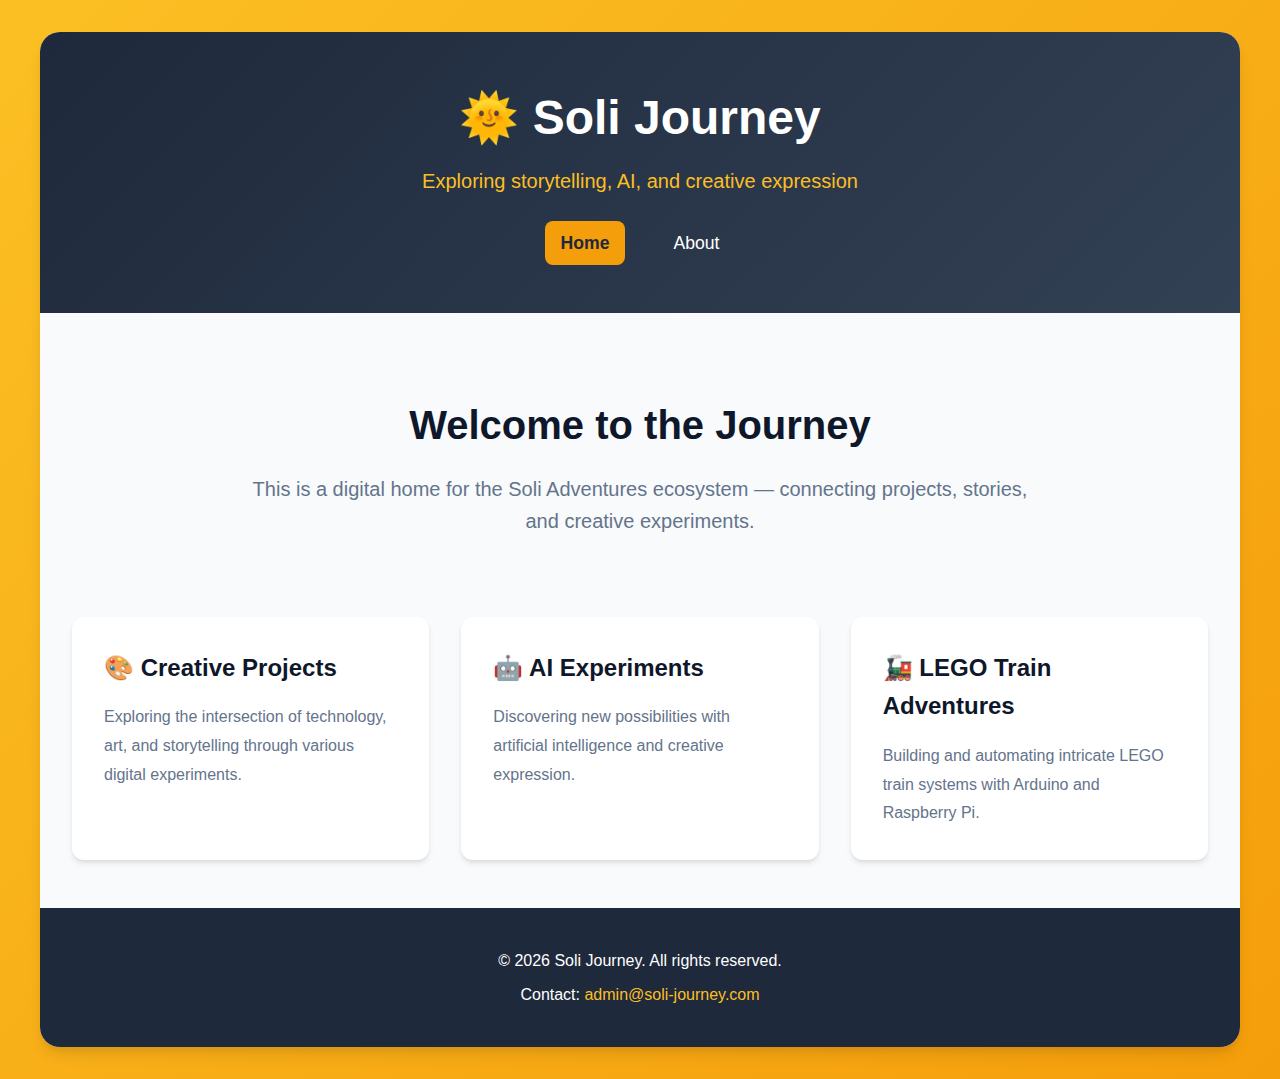
<file: index.html>
<!DOCTYPE html>
<html lang="en">
<head>
    <meta charset="UTF-8">
    <meta name="viewport" content="width=device-width, initial-scale=1.0">
    <meta name="description" content="Soli Journey - A personal creative project exploring storytelling, AI, and visual expression">
    <title>🌞 Soli Journey</title>
    <link rel="stylesheet" href="styles.css">
</head>
<body>
    <div class="container">
        <header>
            <h1>🌞 Soli Journey</h1>
            <p class="tagline">Exploring storytelling, AI, and creative expression</p>
            <nav class="nav-menu">
                <a href="index.html" class="active">Home</a>
                <a href="about.html">About</a>
            </nav>
        </header>

        <main>
            <section class="hero">
                <h2>Welcome to the Journey</h2>
                <p>This is a digital home for the Soli Adventures ecosystem — connecting projects, stories, and creative experiments.</p>
            </section>

            <section class="content">
                <div class="card">
                    <h3>🎨 Creative Projects</h3>
                    <p>Exploring the intersection of technology, art, and storytelling through various digital experiments.</p>
                </div>

                <div class="card">
                    <h3>🤖 AI Experiments</h3>
                    <p>Discovering new possibilities with artificial intelligence and creative expression.</p>
                </div>

                <div class="card">
                    <h3>🚂 LEGO Train Adventures</h3>
                    <p>Building and automating intricate LEGO train systems with Arduino and Raspberry Pi.</p>
                </div>
            </section>
        </main>

        <footer>
            <p>© 2025 Soli Journey. All rights reserved.</p>
            <p>Contact: <a href="mailto:admin@soli-journey.com">admin@soli-journey.com</a></p>
        </footer>
    </div>

    <script src="script.js"></script>
</body>
</html>
</file>
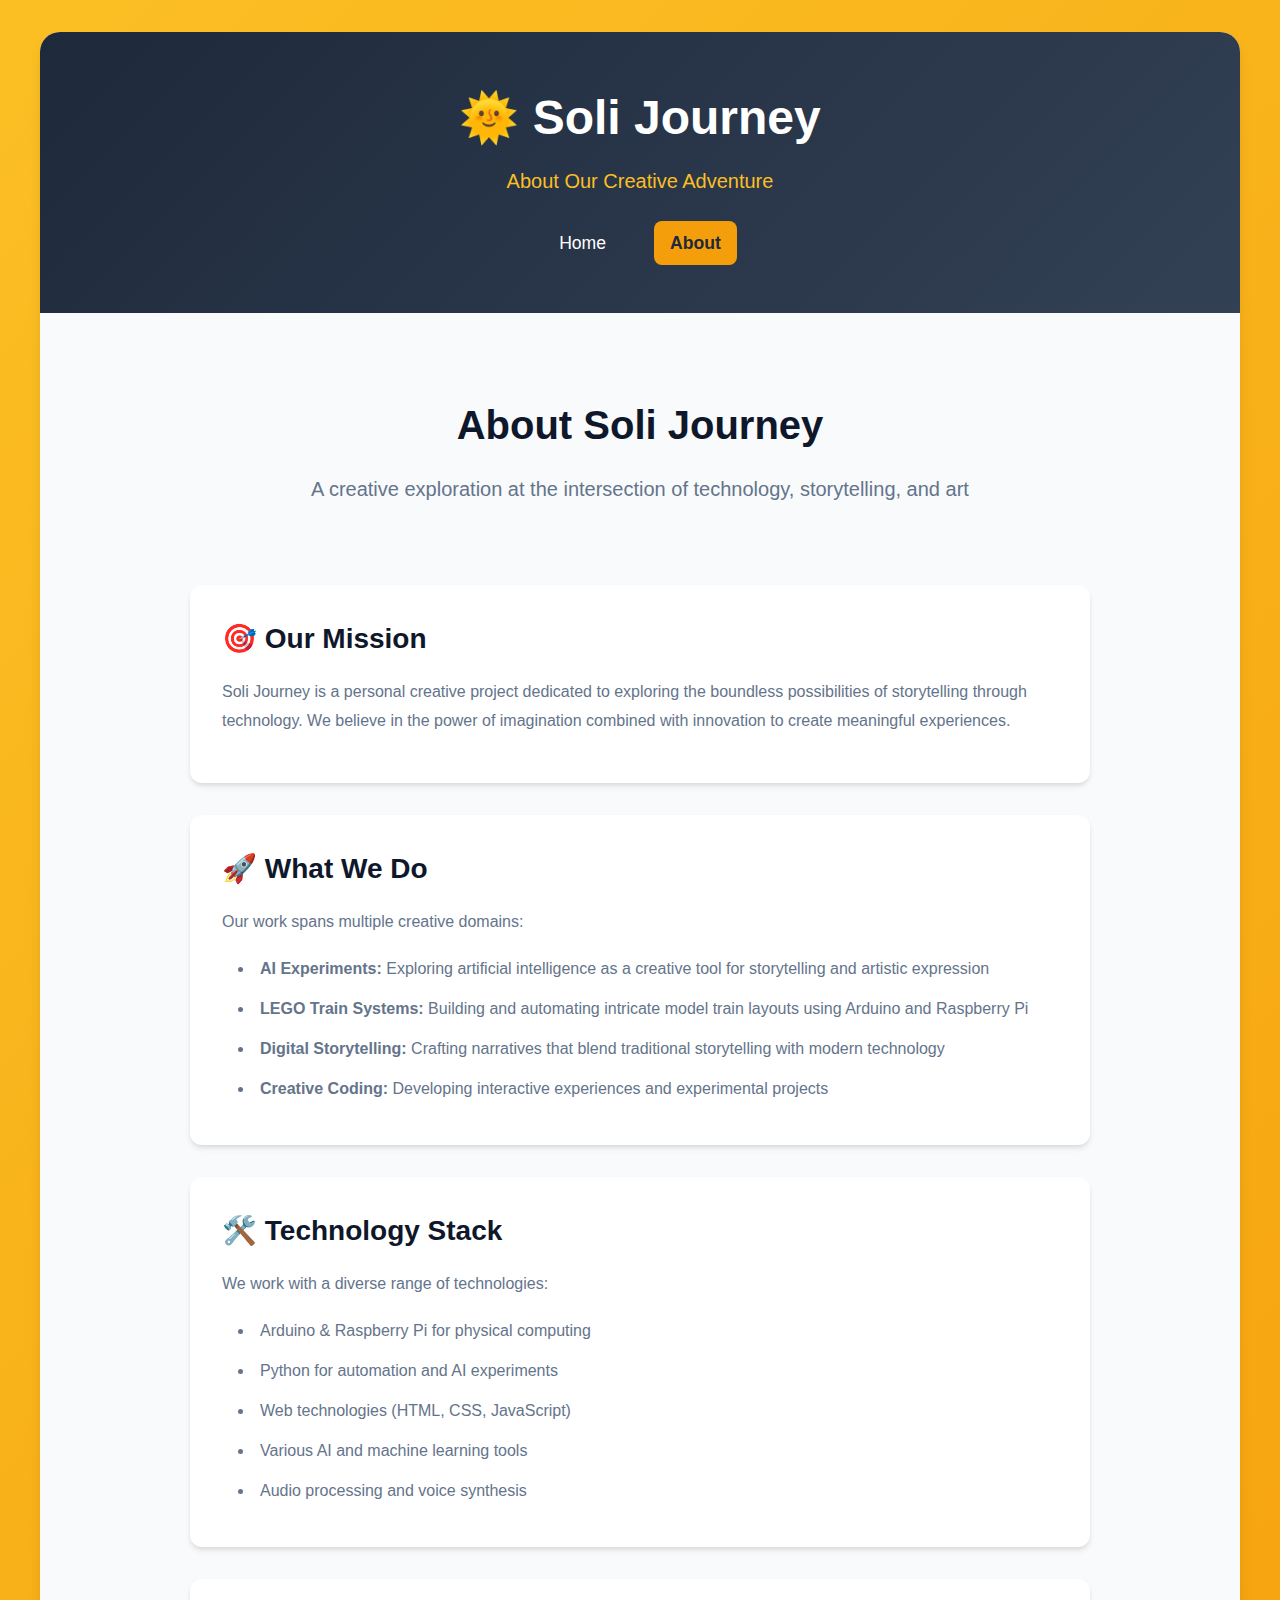
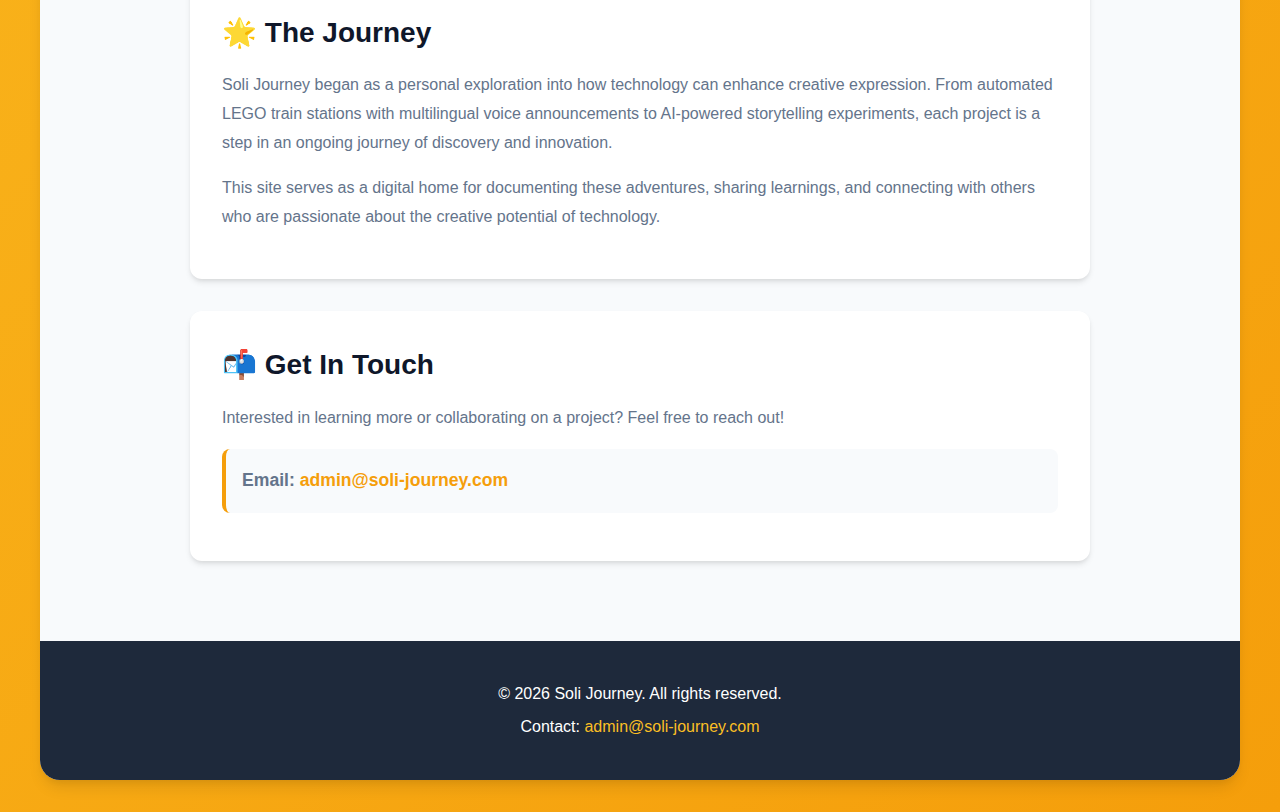
<file: about.html>
<!DOCTYPE html>
<html lang="en">
<head>
    <meta charset="UTF-8">
    <meta name="viewport" content="width=device-width, initial-scale=1.0">
    <meta name="description" content="About Soli Journey - Learn more about our creative projects and mission">
    <title>About - 🌞 Soli Journey</title>
    <link rel="stylesheet" href="styles.css">
</head>
<body>
    <div class="container">
        <header>
            <h1>🌞 Soli Journey</h1>
            <p class="tagline">About Our Creative Adventure</p>
            <nav class="nav-menu">
                <a href="index.html">Home</a>
                <a href="about.html" class="active">About</a>
            </nav>
        </header>

        <main>
            <section class="hero">
                <h2>About Soli Journey</h2>
                <p>A creative exploration at the intersection of technology, storytelling, and art</p>
            </section>

            <section class="about-content">
                <div class="about-section">
                    <h3>🎯 Our Mission</h3>
                    <p>Soli Journey is a personal creative project dedicated to exploring the boundless possibilities of storytelling through technology. We believe in the power of imagination combined with innovation to create meaningful experiences.</p>
                </div>

                <div class="about-section">
                    <h3>🚀 What We Do</h3>
                    <p>Our work spans multiple creative domains:</p>
                    <ul>
                        <li><strong>AI Experiments:</strong> Exploring artificial intelligence as a creative tool for storytelling and artistic expression</li>
                        <li><strong>LEGO Train Systems:</strong> Building and automating intricate model train layouts using Arduino and Raspberry Pi</li>
                        <li><strong>Digital Storytelling:</strong> Crafting narratives that blend traditional storytelling with modern technology</li>
                        <li><strong>Creative Coding:</strong> Developing interactive experiences and experimental projects</li>
                    </ul>
                </div>

                <div class="about-section">
                    <h3>🛠️ Technology Stack</h3>
                    <p>We work with a diverse range of technologies:</p>
                    <ul>
                        <li>Arduino & Raspberry Pi for physical computing</li>
                        <li>Python for automation and AI experiments</li>
                        <li>Web technologies (HTML, CSS, JavaScript)</li>
                        <li>Various AI and machine learning tools</li>
                        <li>Audio processing and voice synthesis</li>
                    </ul>
                </div>

                <div class="about-section">
                    <h3>🌟 The Journey</h3>
                    <p>Soli Journey began as a personal exploration into how technology can enhance creative expression. From automated LEGO train stations with multilingual voice announcements to AI-powered storytelling experiments, each project is a step in an ongoing journey of discovery and innovation.</p>
                    <p>This site serves as a digital home for documenting these adventures, sharing learnings, and connecting with others who are passionate about the creative potential of technology.</p>
                </div>

                <div class="about-section">
                    <h3>📬 Get In Touch</h3>
                    <p>Interested in learning more or collaborating on a project? Feel free to reach out!</p>
                    <p class="contact-info">
                        <strong>Email:</strong> <a href="mailto:admin@soli-journey.com">admin@soli-journey.com</a>
                    </p>
                </div>
            </section>
        </main>

        <footer>
            <p>© 2025 Soli Journey. All rights reserved.</p>
            <p>Contact: <a href="mailto:admin@soli-journey.com">admin@soli-journey.com</a></p>
        </footer>
    </div>

    <script src="script.js"></script>
</body>
</html>
</file>
<file: styles.css>
/* Reset and Base Styles */
* {
    margin: 0;
    padding: 0;
    box-sizing: border-box;
}

:root {
    --primary-color: #f59e0b;
    --secondary-color: #fbbf24;
    --dark-bg: #1e293b;
    --light-bg: #f8fafc;
    --text-primary: #0f172a;
    --text-secondary: #64748b;
    --card-bg: #ffffff;
    --shadow: 0 4px 6px -1px rgba(0, 0, 0, 0.1), 0 2px 4px -1px rgba(0, 0, 0, 0.06);
    --shadow-lg: 0 10px 15px -3px rgba(0, 0, 0, 0.1), 0 4px 6px -2px rgba(0, 0, 0, 0.05);
}

body {
    font-family: -apple-system, BlinkMacSystemFont, 'Segoe UI', Roboto, 'Helvetica Neue', Arial, sans-serif;
    line-height: 1.6;
    color: var(--text-primary);
    background: linear-gradient(135deg, #fbbf24 0%, #f59e0b 100%);
    min-height: 100vh;
    padding: 2rem;
}

.container {
    max-width: 1200px;
    margin: 0 auto;
    background: var(--light-bg);
    border-radius: 20px;
    box-shadow: var(--shadow-lg);
    overflow: hidden;
}

/* Header */
header {
    background: linear-gradient(135deg, var(--dark-bg) 0%, #334155 100%);
    color: white;
    text-align: center;
    padding: 3rem 2rem;
}

header h1 {
    font-size: 3rem;
    margin-bottom: 0.5rem;
    font-weight: 700;
}

.tagline {
    font-size: 1.25rem;
    color: var(--secondary-color);
    font-weight: 300;
}

/* Navigation Menu */
.nav-menu {
    margin-top: 1.5rem;
    display: flex;
    justify-content: center;
    gap: 2rem;
}

.nav-menu a {
    color: white;
    text-decoration: none;
    font-size: 1.1rem;
    padding: 0.5rem 1rem;
    border-radius: 8px;
    transition: all 0.3s ease;
}

.nav-menu a:hover {
    background: rgba(251, 191, 36, 0.2);
    color: var(--secondary-color);
}

.nav-menu a.active {
    background: var(--primary-color);
    color: var(--dark-bg);
    font-weight: 600;
}

/* Main Content */
main {
    padding: 3rem 2rem;
}

.hero {
    text-align: center;
    margin-bottom: 3rem;
    padding: 2rem;
}

.hero h2 {
    font-size: 2.5rem;
    color: var(--text-primary);
    margin-bottom: 1rem;
}

.hero p {
    font-size: 1.25rem;
    color: var(--text-secondary);
    max-width: 800px;
    margin: 0 auto;
}

/* Content Cards */
.content {
    display: grid;
    grid-template-columns: repeat(auto-fit, minmax(300px, 1fr));
    gap: 2rem;
    margin-top: 3rem;
}

.card {
    background: var(--card-bg);
    padding: 2rem;
    border-radius: 12px;
    box-shadow: var(--shadow);
    transition: transform 0.3s ease, box-shadow 0.3s ease;
}

.card:hover {
    transform: translateY(-5px);
    box-shadow: var(--shadow-lg);
}

.card h3 {
    font-size: 1.5rem;
    margin-bottom: 1rem;
    color: var(--text-primary);
}

.card p {
    color: var(--text-secondary);
    line-height: 1.8;
}

/* Footer */
footer {
    background: var(--dark-bg);
    color: white;
    text-align: center;
    padding: 2rem;
}

footer p {
    margin: 0.5rem 0;
}

footer a {
    color: var(--secondary-color);
    text-decoration: none;
    transition: color 0.3s ease;
}

footer a:hover {
    color: var(--primary-color);
}

/* About Page Styles */
.about-content {
    max-width: 900px;
    margin: 0 auto;
}

.about-section {
    background: var(--card-bg);
    padding: 2rem;
    border-radius: 12px;
    box-shadow: var(--shadow);
    margin-bottom: 2rem;
}

.about-section h3 {
    font-size: 1.75rem;
    margin-bottom: 1rem;
    color: var(--text-primary);
}

.about-section p {
    color: var(--text-secondary);
    line-height: 1.8;
    margin-bottom: 1rem;
}

.about-section ul {
    list-style-position: inside;
    color: var(--text-secondary);
    line-height: 2;
    margin-left: 1rem;
}

.about-section ul li {
    margin-bottom: 0.5rem;
}

.contact-info {
    font-size: 1.1rem;
    padding: 1rem;
    background: var(--light-bg);
    border-radius: 8px;
    border-left: 4px solid var(--primary-color);
}

.contact-info a {
    color: var(--primary-color);
    text-decoration: none;
    font-weight: 600;
}

.contact-info a:hover {
    text-decoration: underline;
}

/* Responsive Design */
@media (max-width: 768px) {
    body {
        padding: 1rem;
    }

    header h1 {
        font-size: 2rem;
    }

    .tagline {
        font-size: 1rem;
    }

    .nav-menu {
        gap: 1rem;
        flex-wrap: wrap;
    }

    .nav-menu a {
        font-size: 1rem;
    }

    .hero h2 {
        font-size: 1.75rem;
    }

    .hero p {
        font-size: 1rem;
    }

    .content {
        grid-template-columns: 1fr;
    }

    main {
        padding: 2rem 1rem;
    }

    .about-section {
        padding: 1.5rem;
    }
}
</file>
